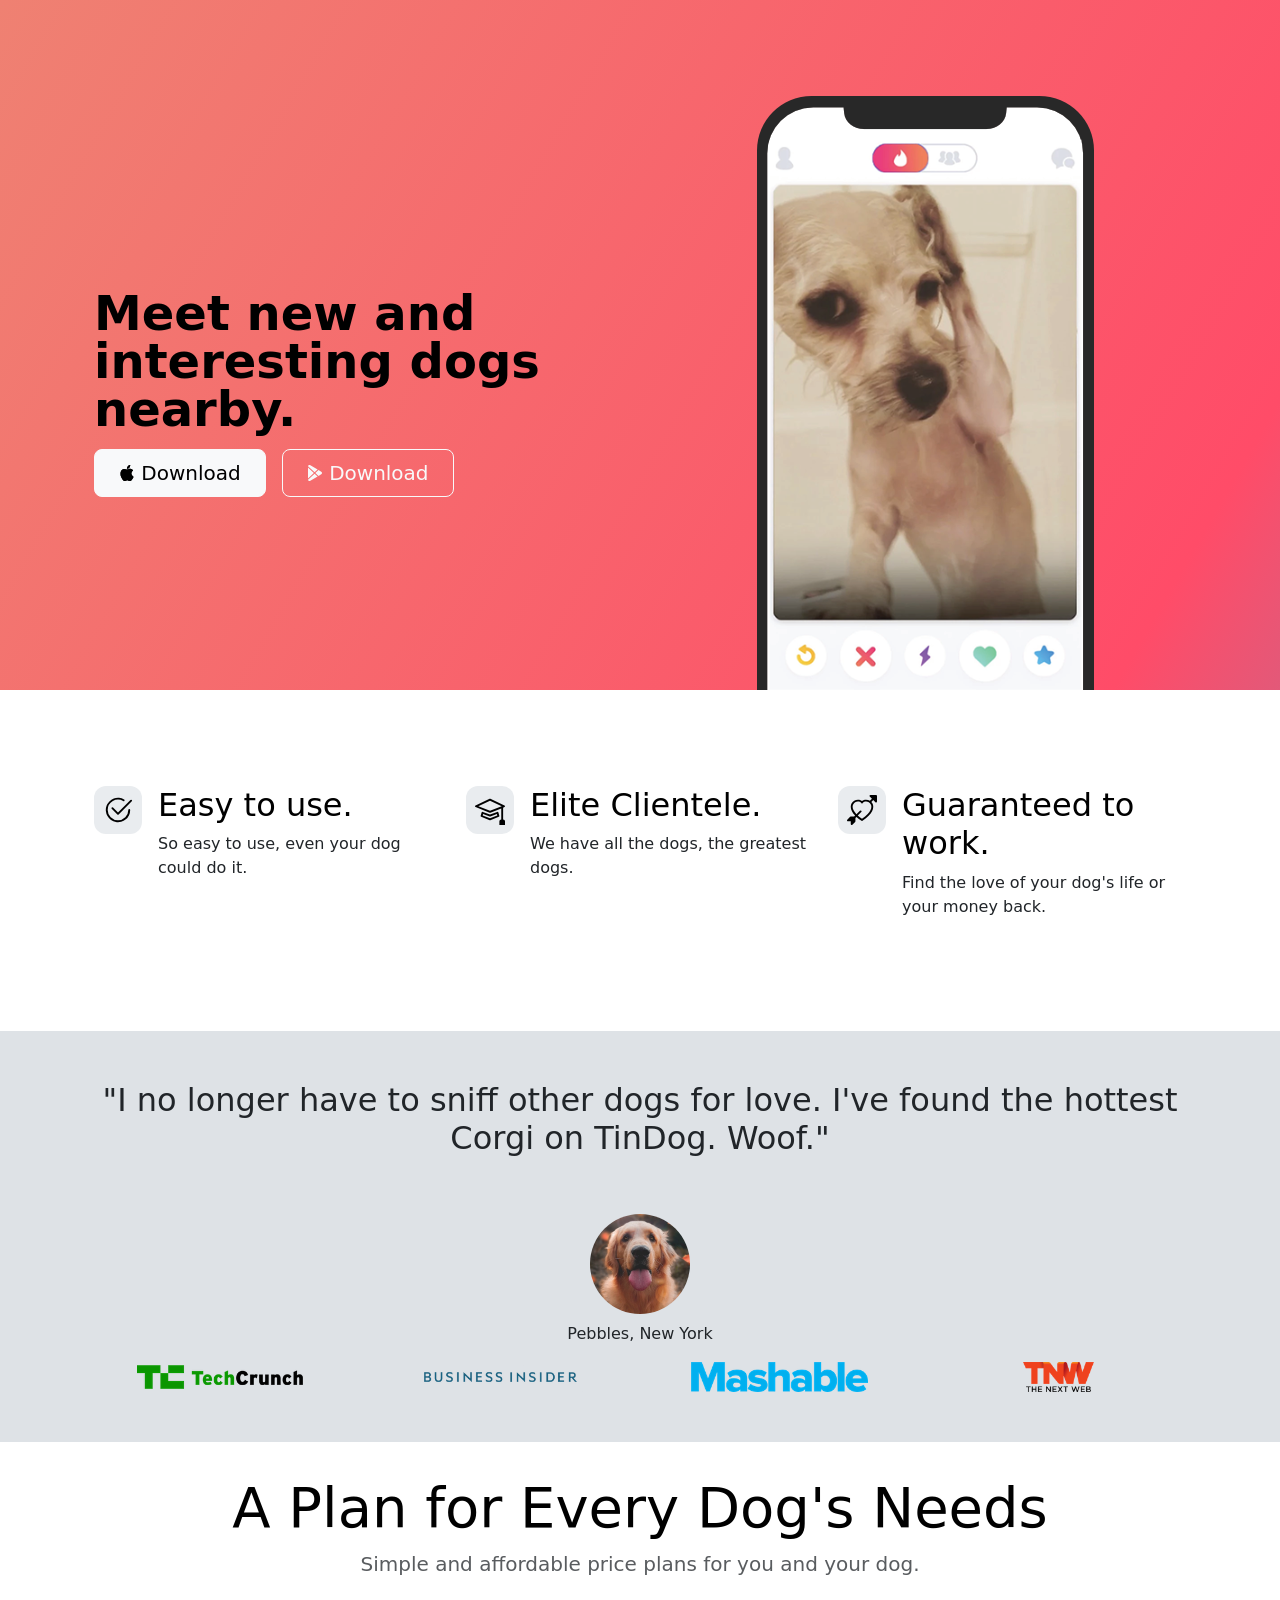
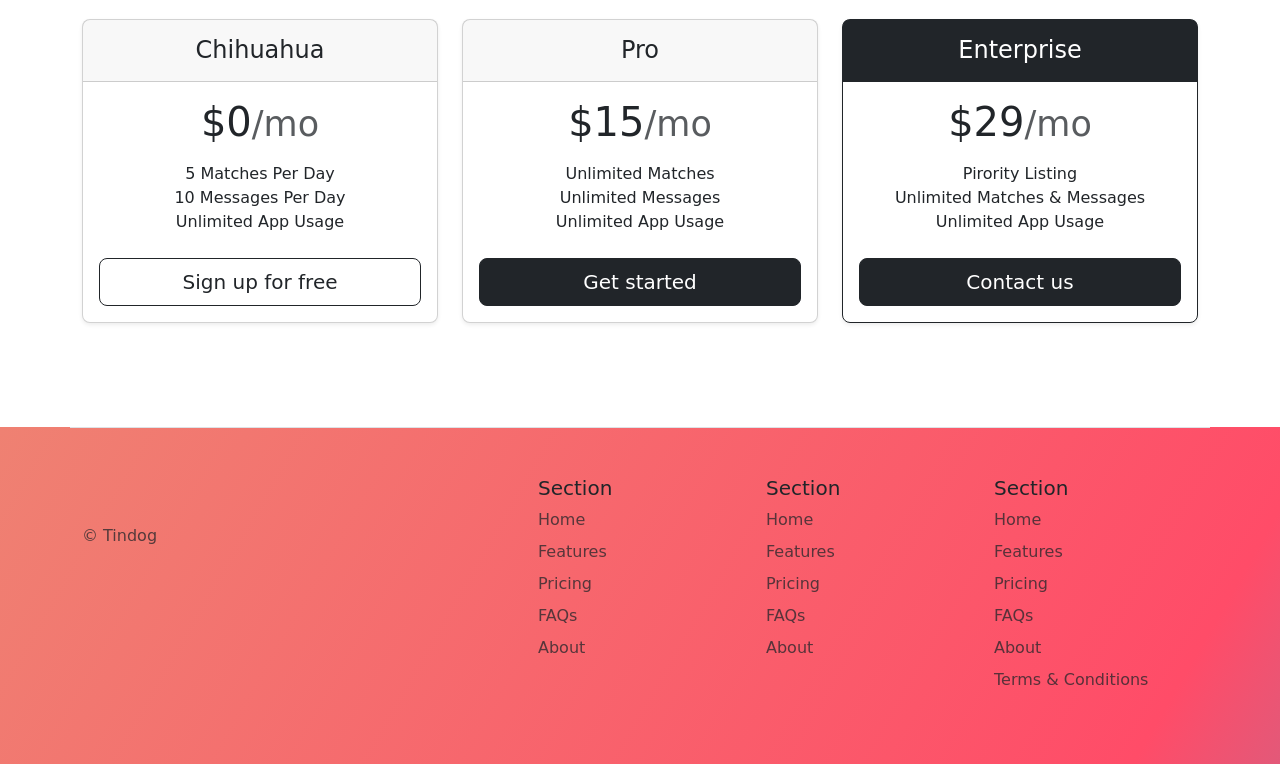
<file: index.html>
<!DOCTYPE html>
<html lang="en">

<head>
  <meta charset="UTF-8">
  <meta name="viewport" content="width=device-width, initial-scale=1.0">
  <title>TinDog</title>
  <link href="https://cdn.jsdelivr.net/npm/bootstrap@5.3.2/dist/css/bootstrap.min.css" rel="stylesheet" integrity="sha384-T3c6CoIi6uLrA9TneNEoa7RxnatzjcDSCmG1MXxSR1GAsXEV/Dwwykc2MPK8M2HN" crossorigin="anonymous">
  <link rel="stylesheet" href="./css/style.css">
</head>

<body>

  <!-- Title -->
  <section id="title" class="gradient-background ">
  <div class="container col-xxl-8 px-4 pt-5 ">
      <div class="row flex-lg-row-reverse align-items-center g-5 pt-5">
        <div class="col-10 col-sm-8 col-lg-6">
          <img src="./images/iphone.png" class="d-block mx-lg-auto img-fluid" alt="Bootstrap Themes" height="200" loading="lazy">
        </div>
        <div class="col-lg-6">
          <h1 class="display-5 fw-bold text-body-emphasis lh-1 mb-3">Meet new and interesting dogs nearby.</h1>
          
          <div class="d-grid gap-2 d-md-flex justify-content-md-start">
            <button type="button" class="btn btn-light btn-lg px-4 me-md-2"><svg xmlns="http://www.w3.org/2000/svg" width="16" height="16" fill="currentColor"
              class="bi bi-apple mb-1" viewBox="0 0 16 16">
<path
                d="M11.182.008C11.148-.03 9.923.023 8.857 1.18c-1.066 1.156-.902 2.482-.878 2.516.024.034 1.52.087 2.475-1.258.955-1.345.762-2.391.728-2.43Zm3.314 11.733c-.048-.096-2.325-1.234-2.113-3.422.212-2.189 1.675-2.789 1.698-2.854.023-.065-.597-.79-1.254-1.157a3.692 3.692 0 0 0-1.563-.434c-.108-.003-.483-.095-1.254.116-.508.139-1.653.589-1.968.607-.316.018-1.256-.522-2.267-.665-.647-.125-1.333.131-1.824.328-.49.196-1.422.754-2.074 2.237-.652 1.482-.311 3.83-.067 4.56.244.729.625 1.924 1.273 2.796.576.984 1.34 1.667 1.659 1.899.319.232 1.219.386 1.843.067.502-.308 1.408-.485 1.766-.472.357.013 1.061.154 1.782.539.571.197 1.111.115 1.652-.105.541-.221 1.324-1.059 2.238-2.758.347-.79.505-1.217.473-1.282Z" />
<path
                d="M11.182.008C11.148-.03 9.923.023 8.857 1.18c-1.066 1.156-.902 2.482-.878 2.516.024.034 1.52.087 2.475-1.258.955-1.345.762-2.391.728-2.43Zm3.314 11.733c-.048-.096-2.325-1.234-2.113-3.422.212-2.189 1.675-2.789 1.698-2.854.023-.065-.597-.79-1.254-1.157a3.692 3.692 0 0 0-1.563-.434c-.108-.003-.483-.095-1.254.116-.508.139-1.653.589-1.968.607-.316.018-1.256-.522-2.267-.665-.647-.125-1.333.131-1.824.328-.49.196-1.422.754-2.074 2.237-.652 1.482-.311 3.83-.067 4.56.244.729.625 1.924 1.273 2.796.576.984 1.34 1.667 1.659 1.899.319.232 1.219.386 1.843.067.502-.308 1.408-.485 1.766-.472.357.013 1.061.154 1.782.539.571.197 1.111.115 1.652-.105.541-.221 1.324-1.059 2.238-2.758.347-.79.505-1.217.473-1.282Z" />
</svg> Download</button>
            <button type="button" class="btn btn-outline-light btn-lg px-4"><svg xmlns="http://www.w3.org/2000/svg"
              width="16" height="16" fill="currentColor" class="bi bi-google-play mb-1" viewBox="0 0 16 16">
              <path
                d="M14.222 9.374c1.037-.61 1.037-2.137 0-2.748L11.528 5.04 8.32 8l3.207 2.96 2.694-1.586Zm-3.595 2.116L7.583 8.68 1.03 14.73c.201 1.029 1.36 1.61 2.303 1.055l7.294-4.295ZM1 13.396V2.603L6.846 8 1 13.396ZM1.03 1.27l6.553 6.05 3.044-2.81L3.333.215C2.39-.341 1.231.24 1.03 1.27Z" />
            </svg> Download</button>
          </div>
        </div>
      </div>
    </div>
  </section>
  <!-- Features -->
  <section id="features">
    <div class="container px-4 py-5" id="hanging-icons">

      <div class="row g-4 py-5 row-cols-1 row-cols-lg-3">
        <div class="col d-flex align-items-start">
          <div class="icon-square text-body-emphasis bg-body-secondary d-inline-flex align-items-center justify-content-center fs-4 flex-shrink-0 me-3">
            <svg xmlns="http://www.w3.org/2000/svg" height="30" fill="currentColor" class="bi bi-check2-circle"
              viewBox="0 0 16 16">
<path
                d="M2.5 8a5.5 5.5 0 0 1 8.25-4.764.5.5 0 0 0 .5-.866A6.5 6.5 0 1 0 14.5 8a.5.5 0 0 0-1 0 5.5 5.5 0 1 1-11 0z" />
<path
                d="M15.354 3.354a.5.5 0 0 0-.708-.708L8 9.293 5.354 6.646a.5.5 0 1 0-.708.708l3 3a.5.5 0 0 0 .708 0l7-7z" />
</svg>
          </div>
          <div>
            <h3 class="fs-2 text-body-emphasis">Easy to use.</h3>
            <p>So easy to use, even your dog could do it.</p>
            
          </div>
        </div>
        <div class="col d-flex align-items-start">
          <div class="icon-square text-body-emphasis bg-body-secondary d-inline-flex align-items-center justify-content-center fs-4 flex-shrink-0 me-3">
            <svg xmlns="http://www.w3.org/2000/svg" height="30" fill="currentColor" class="bi bi-mortarboard" viewBox="0 0 16 16">
              <path d="M8.211 2.047a.5.5 0 0 0-.422 0l-7.5 3.5a.5.5 0 0 0 .025.917l7.5 3a.5.5 0 0 0 .372 0L14 7.14V13a1 1 0 0 0-1 1v2h3v-2a1 1 0 0 0-1-1V6.739l.686-.275a.5.5 0 0 0 .025-.917l-7.5-3.5ZM8 8.46 1.758 5.965 8 3.052l6.242 2.913L8 8.46Z"/>
              <path d="M4.176 9.032a.5.5 0 0 0-.656.327l-.5 1.7a.5.5 0 0 0 .294.605l4.5 1.8a.5.5 0 0 0 .372 0l4.5-1.8a.5.5 0 0 0 .294-.605l-.5-1.7a.5.5 0 0 0-.656-.327L8 10.466 4.176 9.032Zm-.068 1.873.22-.748 3.496 1.311a.5.5 0 0 0 .352 0l3.496-1.311.22.748L8 12.46l-3.892-1.556Z"/>
              </svg>
          </div>
          <div>
            <h3 class="fs-2 text-body-emphasis">Elite Clientele.</h3>
            <p>We have all the dogs, the greatest dogs.</p>
            
          </div>
        </div>
        <div class="col d-flex align-items-start">
          <div class="icon-square text-body-emphasis bg-body-secondary d-inline-flex align-items-center justify-content-center fs-4 flex-shrink-0 me-3">
            <svg xmlns="http://www.w3.org/2000/svg" height="30" fill="currentColor" class="bi bi-arrow-through-heart"
              viewBox="0 0 16 16">
<path fill-rule="evenodd"
                d="M2.854 15.854A.5.5 0 0 1 2 15.5V14H.5a.5.5 0 0 1-.354-.854l1.5-1.5A.5.5 0 0 1 2 11.5h1.793l.53-.53c-.771-.802-1.328-1.58-1.704-2.32-.798-1.575-.775-2.996-.213-4.092C3.426 2.565 6.18 1.809 8 3.233c1.25-.98 2.944-.928 4.212-.152L13.292 2 12.147.854A.5.5 0 0 1 12.5 0h3a.5.5 0 0 1 .5.5v3a.5.5 0 0 1-.854.354L14 2.707l-1.006 1.006c.236.248.44.531.6.845.562 1.096.585 2.517-.213 4.092-.793 1.563-2.395 3.288-5.105 5.08L8 13.912l-.276-.182a21.86 21.86 0 0 1-2.685-2.062l-.539.54V14a.5.5 0 0 1-.146.354l-1.5 1.5Zm2.893-4.894A20.419 20.419 0 0 0 8 12.71c2.456-1.666 3.827-3.207 4.489-4.512.679-1.34.607-2.42.215-3.185-.817-1.595-3.087-2.054-4.346-.761L8 4.62l-.358-.368c-1.259-1.293-3.53-.834-4.346.761-.392.766-.464 1.845.215 3.185.323.636.815 1.33 1.519 2.065l1.866-1.867a.5.5 0 1 1 .708.708L5.747 10.96Z" />
</svg>
          </div>
          <div>
            <h3 class="fs-2 text-body-emphasis">Guaranteed to work.</h3>
            <p>Find the love of your dog's life or your money back.</p>
            
          </div>
        </div>
      </div>
    </div>
  </section>
  <!-- Testimonial -->
  <section id="testimonial" class="testimonial-sect">
    <div class="test container">
      <h2>"I no longer have to sniff other dogs for love. I've found the hottest Corgi on TinDog. Woof."</h2>
      <img class="profile-img mt-5" src="./images/dog-img.jpg"/>
      <p class="mt-2">Pebbles, New York</p>
      

      <div class="test-box">
         <div><img src="./images/techcrunch.png" height="30px"/></div>
         <div><img src="./images/bizinsider.png" height="30px"/></div>
         <div><img src="./images/mashable.png" height="30px"/></div>
         <div><img src="./images/tnw.png" height="30px"/></div>
      </div>
    </div>
  </section>
  <!-- Pricing -->
  <section id="pricing">
    <div class="container py-3">
      <div class="pricing-header p-3 pb-md-4 mx-auto text-center">
        <h2 class="display-4 fw-normal text-body-emphasis">A Plan for Every Dog's Needs</h1>
        <p class="fs-5 text-body-secondary">Simple and affordable price plans for you and your dog.</p>
      </div>
      <div class="row row-cols-1 row-cols-md-3 mb-3 text-center">
        <div class="col">
          <div class="card mb-4 rounded-3 shadow-sm">
            <div class="card-header py-3">
              <h4 class="my-0 fw-normal">Chihuahua</h4>
            </div>
            <div class="card-body">
              <h1 class="card-title pricing-card-title">$0<small class="text-body-secondary fw-light">/mo</small></h1>
              <ul class="list-unstyled mt-3 mb-4">
                <li>5 Matches Per Day </li>
                <li>10 Messages Per Day</li>
                <li>Unlimited App Usage</li>
              </ul>
              <button type="button" class="w-100 btn btn-lg btn-outline-dark">Sign up for free</button>
            </div>
          </div>
        </div>
        <div class="col">
          <div class="card mb-4 rounded-3 shadow-sm">
            <div class="card-header py-3">
              <h4 class="my-0 fw-normal">Pro</h4>
            </div>
            <div class="card-body">
              <h1 class="card-title pricing-card-title">$15<small class="text-body-secondary fw-light">/mo</small></h1>
              <ul class="list-unstyled mt-3 mb-4">
                <li>Unlimited Matches
                  
                  </li>
                <li>Unlimited Messages</li>
                <li>Unlimited App Usage</li>
            
              </ul>
              <button type="button" class="w-100 btn btn-lg btn-dark">Get started</button>
            </div>
          </div>
        </div>
        <div class="col">
          <div class="card mb-4 rounded-3 shadow-sm border-dark">
            <div class="card-header py-3 text-bg-dark border-dark">
              <h4 class="my-0 fw-normal">Enterprise</h4>
            </div>
            <div class="card-body">
              <h1 class="card-title pricing-card-title">$29<small class="text-body-secondary fw-light">/mo</small></h1>
              <ul class="list-unstyled mt-3 mb-4">
                <li>Pirority Listing
                  
                  </li>
                <li>Unlimited Matches & Messages</li>
                <li>Unlimited App Usage</li>
                
              </ul>
              <button type="button" class="w-100 btn btn-lg btn-dark">Contact us</button>
            </div>
          </div>
        </div>
      </div>
    </div>
  </section>
  <!-- Footer -->
  <section id="footer" class="gradient-background">
    <div class="container">
      <footer class="row row-cols-1 row-cols-sm-2 row-cols-md-5 py-5 mt-5 border-top">
        <div class="col mb-3">
          <a href="/" class="d-flex align-items-center mb-3 link-body-emphasis text-decoration-none">
            <svg class="bi me-2" width="40" height="32"><use xlink:href="#bootstrap"></use></svg>
          </a>
          <p class="text-body-secondary">© Tindog</p>
        </div>
    
        <div class="col mb-3">
    
        </div>
    
        <div class="col mb-3">
          <h5>Section</h5>
          <ul class="nav flex-column">
            <li class="nav-item mb-2"><a href="#" class="nav-link p-0 text-body-secondary">Home</a></li>
            <li class="nav-item mb-2"><a href="#" class="nav-link p-0 text-body-secondary">Features</a></li>
            <li class="nav-item mb-2"><a href="#" class="nav-link p-0 text-body-secondary">Pricing</a></li>
            <li class="nav-item mb-2"><a href="#" class="nav-link p-0 text-body-secondary">FAQs</a></li>
            <li class="nav-item mb-2"><a href="#" class="nav-link p-0 text-body-secondary">About</a></li>
          </ul>
        </div>
    
        <div class="col mb-3">
          <h5>Section</h5>
          <ul class="nav flex-column">
            <li class="nav-item mb-2"><a href="#" class="nav-link p-0 text-body-secondary">Home</a></li>
            <li class="nav-item mb-2"><a href="#" class="nav-link p-0 text-body-secondary">Features</a></li>
            <li class="nav-item mb-2"><a href="#" class="nav-link p-0 text-body-secondary">Pricing</a></li>
            <li class="nav-item mb-2"><a href="#" class="nav-link p-0 text-body-secondary">FAQs</a></li>
            <li class="nav-item mb-2"><a href="#" class="nav-link p-0 text-body-secondary">About</a></li>
          </ul>
        </div>
    
        <div class="col mb-3">
          <h5>Section</h5>
          <ul class="nav flex-column">
            <li class="nav-item mb-2"><a href="#" class="nav-link p-0 text-body-secondary">Home</a></li>
            <li class="nav-item mb-2"><a href="#" class="nav-link p-0 text-body-secondary">Features</a></li>
            <li class="nav-item mb-2"><a href="#" class="nav-link p-0 text-body-secondary">Pricing</a></li>
            <li class="nav-item mb-2"><a href="#" class="nav-link p-0 text-body-secondary">FAQs</a></li>
            <li class="nav-item mb-2"><a href="#" class="nav-link p-0 text-body-secondary">About</a></li>
            <li class="nav-item mb-2">
              <a href="terms.html" class="nav-link p-0 text-body-secondary">Terms & Conditions</a>
            </li>
          </ul>
        </div>
      </footer>
    </div>
  </section>
</body>

</html>
</file>
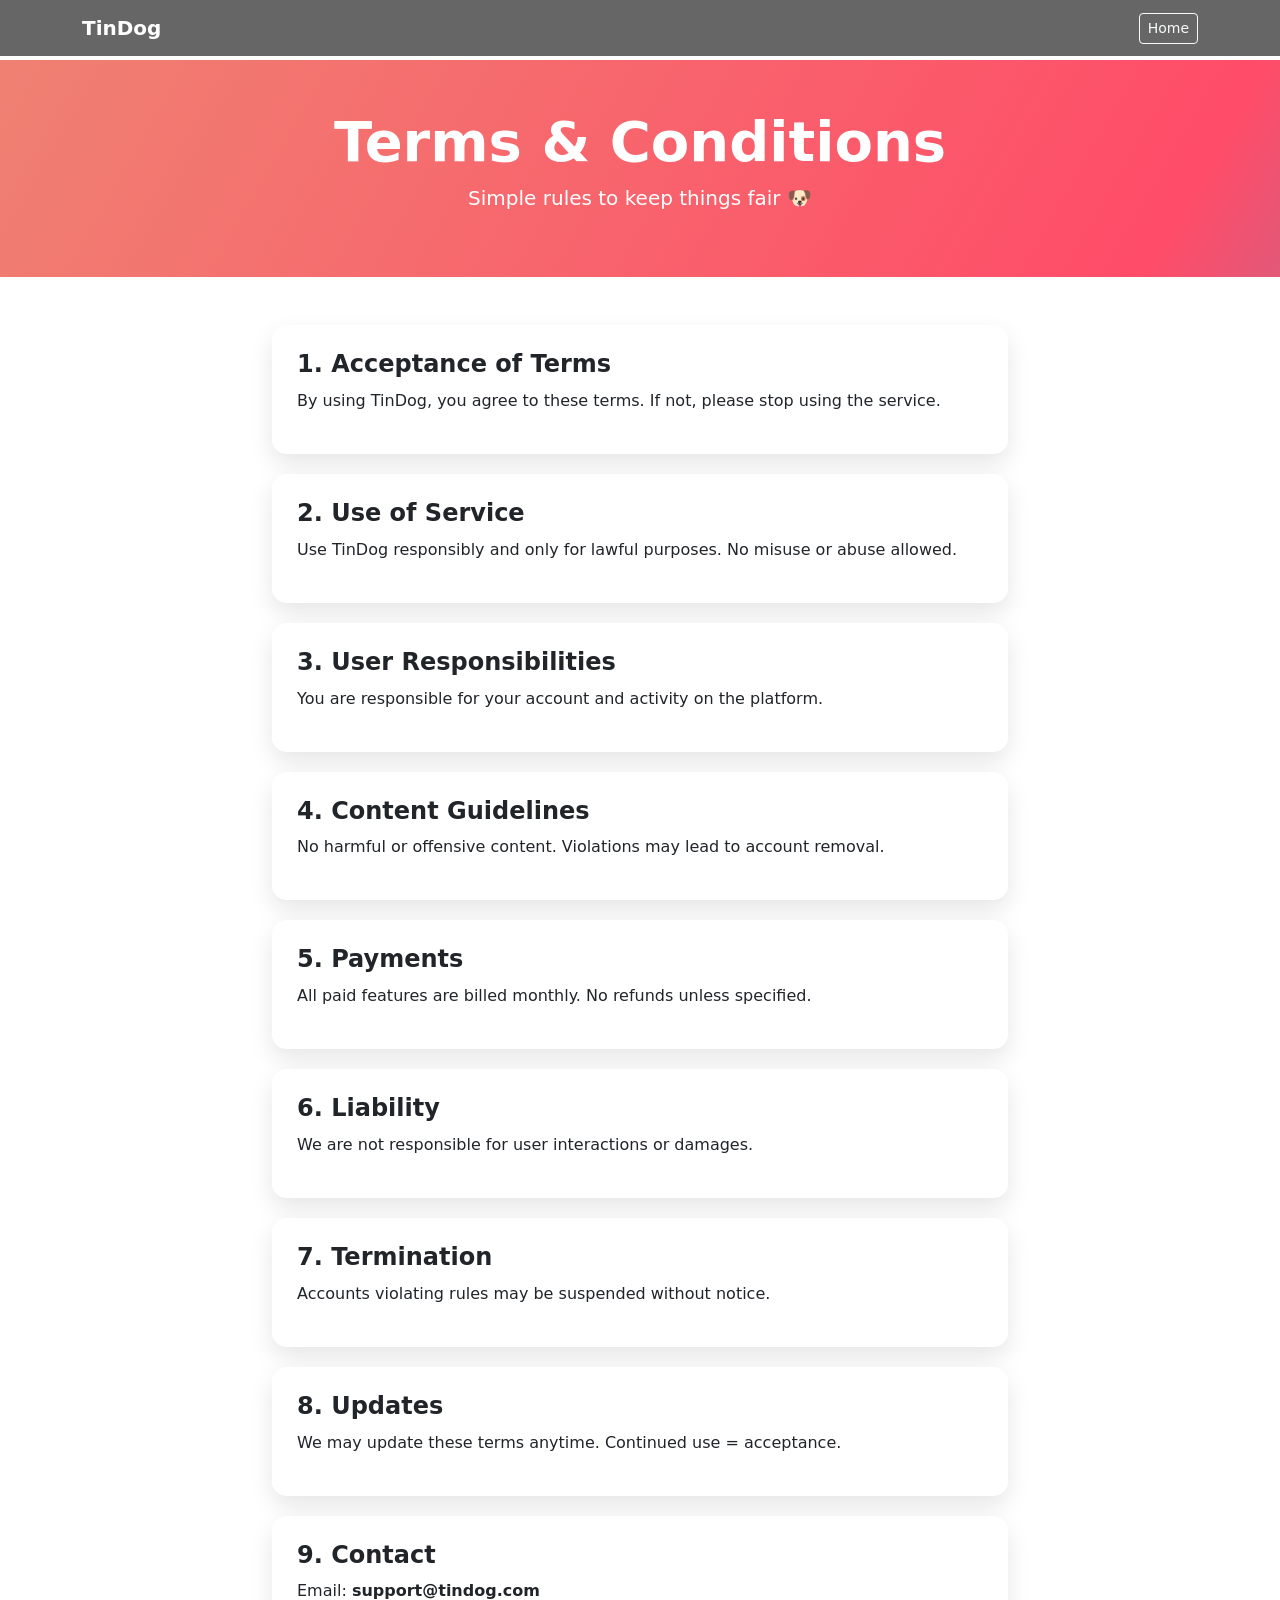
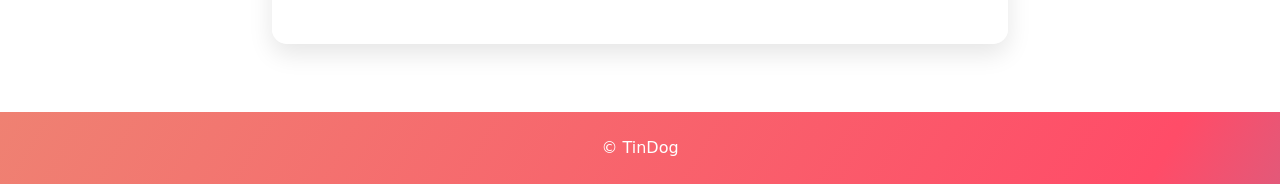
<file: terms.html>
<!DOCTYPE html>
<html lang="en">
<head>
  <meta charset="UTF-8">
  <meta name="viewport" content="width=device-width, initial-scale=1.0">
  <title>Terms & Conditions - TinDog</title>

  <!-- Bootstrap -->
  <link href="https://cdn.jsdelivr.net/npm/bootstrap@5.3.2/dist/css/bootstrap.min.css" rel="stylesheet">
  
  <!-- Your CSS -->
  <link rel="stylesheet" href="./css/style.css">

  <style>
    .glass-card {
      background: rgba(255, 255, 255, 0.85);
      backdrop-filter: blur(10px);
      border-radius: 15px;
      padding: 25px;
      margin-bottom: 20px;
      box-shadow: 0 10px 25px rgba(0,0,0,0.1);
      transition: transform 0.2s ease;
    }

    .glass-card:hover {
      transform: translateY(-5px);
    }

    .terms-heading {
      font-weight: 600;
      margin-bottom: 10px;
    }

    .navbar-glass {
      background: rgba(0,0,0,0.6);
      backdrop-filter: blur(8px);
    }
  </style>
</head>

<body>

  <!-- 🔝 Navbar -->
  <nav class="navbar navbar-expand-lg navbar-dark navbar-glass fixed-top">
    <div class="container">
      <a class="navbar-brand fw-bold" href="#">TinDog</a>
      <div>
        <a href="index.html" class="btn btn-outline-light btn-sm">Home</a>
      </div>
    </div>
  </nav>

  <!-- 🎨 Hero Section -->
  <section class="gradient-background text-white text-center py-5" style="margin-top:60px;">
    <div class="container">
      <h1 class="display-4 fw-bold">Terms & Conditions</h1>
      <p class="lead">Simple rules to keep things fair 🐶</p>
    </div>
  </section>

  <!-- 📄 Content -->
  <section class="container py-5">
    <div class="row justify-content-center">
      <div class="col-lg-8">

        <div class="glass-card">
          <h4 class="terms-heading">1. Acceptance of Terms</h4>
          <p>By using TinDog, you agree to these terms. If not, please stop using the service.</p>
        </div>

        <div class="glass-card">
          <h4 class="terms-heading">2. Use of Service</h4>
          <p>Use TinDog responsibly and only for lawful purposes. No misuse or abuse allowed.</p>
        </div>

        <div class="glass-card">
          <h4 class="terms-heading">3. User Responsibilities</h4>
          <p>You are responsible for your account and activity on the platform.</p>
        </div>

        <div class="glass-card">
          <h4 class="terms-heading">4. Content Guidelines</h4>
          <p>No harmful or offensive content. Violations may lead to account removal.</p>
        </div>

        <div class="glass-card">
          <h4 class="terms-heading">5. Payments</h4>
          <p>All paid features are billed monthly. No refunds unless specified.</p>
        </div>

        <div class="glass-card">
          <h4 class="terms-heading">6. Liability</h4>
          <p>We are not responsible for user interactions or damages.</p>
        </div>

        <div class="glass-card">
          <h4 class="terms-heading">7. Termination</h4>
          <p>Accounts violating rules may be suspended without notice.</p>
        </div>

        <div class="glass-card">
          <h4 class="terms-heading">8. Updates</h4>
          <p>We may update these terms anytime. Continued use = acceptance.</p>
        </div>

        <div class="glass-card">
          <h4 class="terms-heading">9. Contact</h4>
          <p>Email: <strong>support@tindog.com</strong></p>
        </div>

      </div>
    </div>
  </section>

  <!-- Footer -->
  <section class="gradient-background text-center py-4">
    <p class="text-white mb-0">© TinDog</p>
  </section>

</body>
</html>
</file>
<file: css/style.css>
.gradient-background {
  background: linear-gradient(300deg, #00bfff, #ff4c68, #ef8172);
  background-size: 180% 180%;
  animation: gradient-animation 18s ease infinite;
}

@keyframes gradient-animation {
  0% {
    background-position: 0% 50%;
  }
  50% {
    background-position: 100% 50%;
  }
  100% {
    background-position: 0% 50%;
  }
}

.icon-square {
  width: 3rem;
  height: 3rem;
  border-radius: 0.75rem;
}


.py-5{
  padding-bottom: 0px;
}


.test{
  text-align: center;
}

.profile-img{
  height: 100px;
  border-radius: 50%;
}

.test-box{
  display: grid;
  grid-template-columns: 1fr 1fr 1fr 1fr;

  margin-top: 10px;
  
}
.testimonial-sect{
  background-color: #dee2e6;
  padding-top: 50px;
  padding-bottom: 50px;
}
@media (max-width: 800px){
  .test-box{
    display: grid;
    grid-template-columns: 1fr;
    gap: 20px;
    margin-bottom: 10px;

  }
}
</file>
